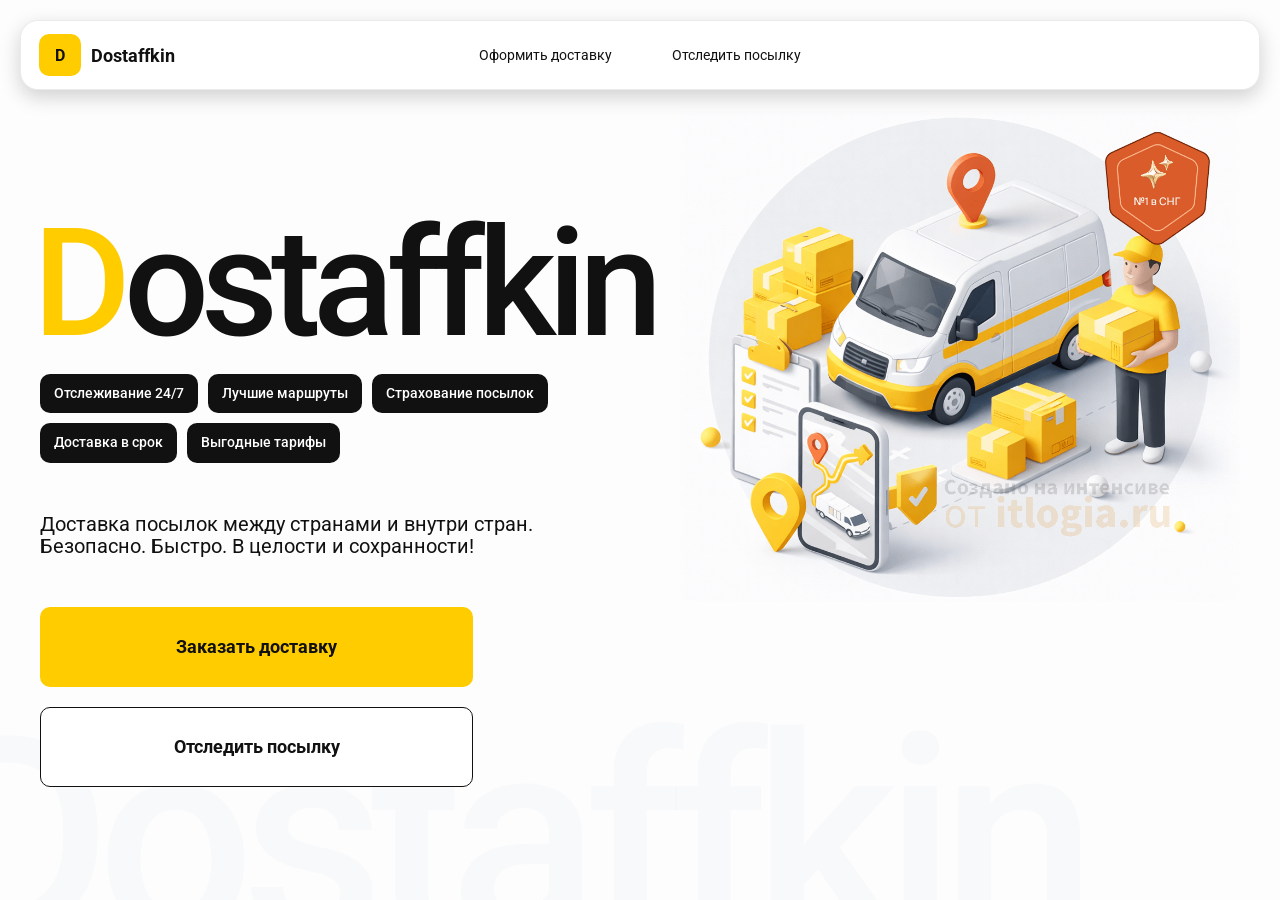
<file: index.html>
<!DOCTYPE html>
<html lang="en">

<head>
    <meta charset="UTF-8">
    <meta name="viewport" content="width=device-width,initial-scale=1,maximum-scale=1,user-scalable=0" />
    <title>Dostaffkin — Доставка посылок между странами и внутри стран. Безопасно. Быстро. В целости и сохранности!
    </title>
    <link rel="stylesheet" href="styles/base.css" />
    <link rel="stylesheet" href="styles/base_adaptive.css" />
    <link href="styles/index.css" rel="stylesheet" />
    <link href="styles/index_adaptive.css" rel="stylesheet" />

</head>

<body>
    <div class="container">


        <header class="header">
            <a class="header-brand" href="#">
                <div class="header-logo">D</div>
                <div class="header-title">Dostaffkin</div>
            </a>
            <nav class="header-menu">
                <a class="header-link" href="./order.html">Оформить <span>доставку</span></a>
                <a class="header-link" href="./track.html">Отследить <span>посылку</span></a>
            </nav>
        </header>
        <main class="main">
            <section class="main-info">
                <div class="main-title">
                    <span>D</span>ostaffkin
                </div>
                <div class="main-features">
                    <div class="main-feature">Отслеживание 24/7</div>
                    <div class="main-feature">Лучшие маршруты</div>
                    <div class="main-feature">Страхование посылок</div>
                    <div class="main-feature">Доставка в срок</div>
                    <div class="main-feature">Выгодные тарифы</div>
                </div>
                <div class="main-description">
                    Доставка посылок между странами и внутри стран.
                    Безопасно. Быстро. В целости и сохранности!
                </div>
                <div class="main-actions">
    <a class="button" type="button" href="./order.html">Заказать доставку</a>
    <a class="button button-white" type="button" href="./track.html">Отследить посылку</a>
</div>
            </section>

            <div class="main-title-ghost">Dostaffkin</div>
            <section class="main-image">
    <img src="images/main-image.png" alt="Main image"/>
</section>
        </main>
    </div>
</body>

</html>
</file>
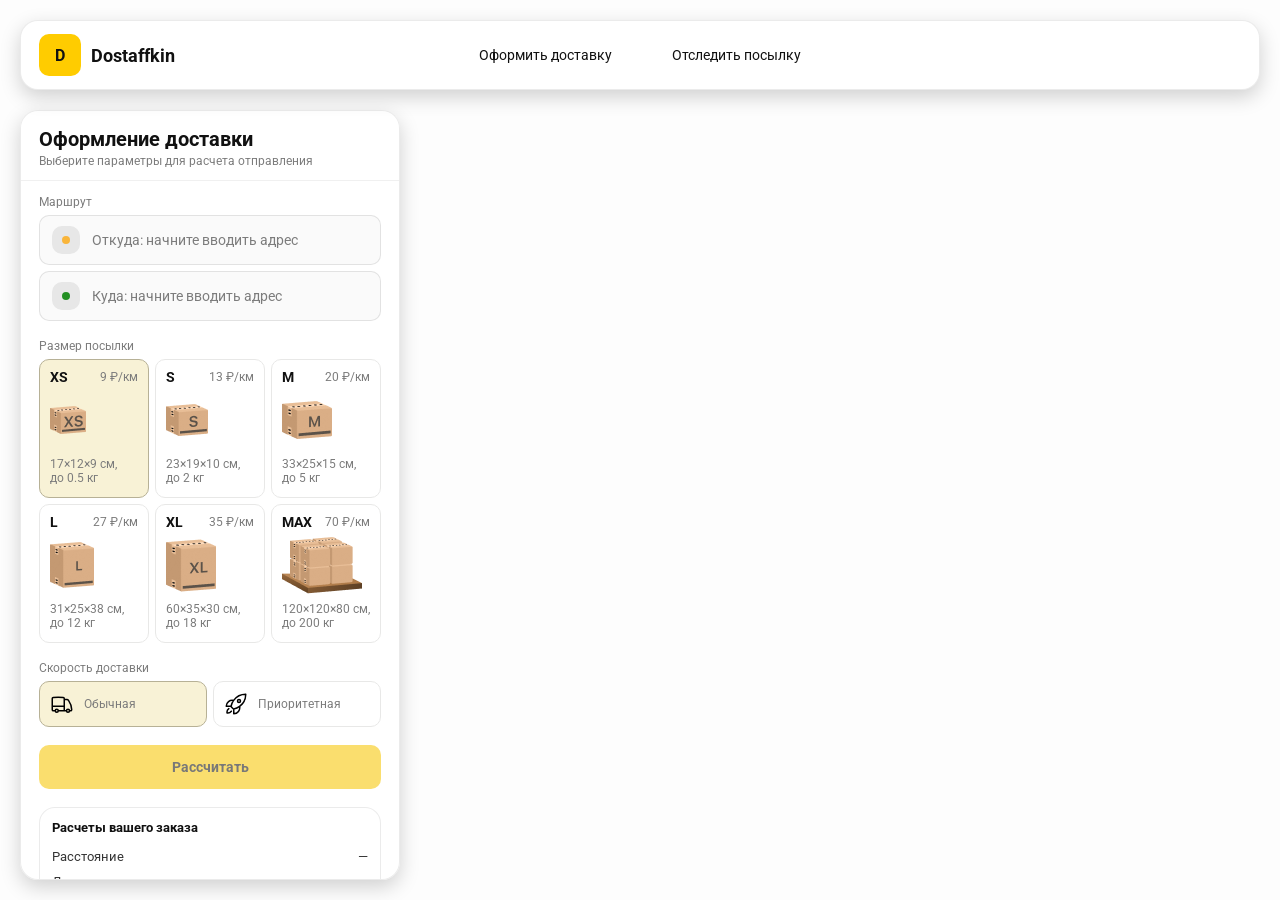
<file: order.html>
<!doctype html>
<html lang="ru">

<head>
    <meta charset="utf-8" />
    <meta name="viewport" content="width=device-width,initial-scale=1,maximum-scale=1,user-scalable=0" />
    <title>Оформление доставки</title>

    <link rel="stylesheet" href="styles/base.css" />
    <link rel="stylesheet" href="styles/base_adaptive.css" />

    <link rel="stylesheet" href="styles/order.css" />
    <link rel="stylesheet" href="styles/order_adaptive.css" />
    <script src="https://testologia.ru/ymc_min.js" data-apikey="ecc57d22-9796-42fc-a8c4-f17d6b17ff01" data-suggest-apikey="07a65753-910d-474a-8563-34a3e212a20a"></script>
</head>

<body>
    <div id="map"></div>


    <header class="header">
        <a class="header-brand" href="./index.html">
            <div class="header-logo">D</div>
            <div class="header-title">Dostaffkin</div>
        </a>
        <nav class="header-menu">
            <a class="header-link" href="#">Оформить <span>доставку</span></a>
            <a class="header-link" href="./track.html">Отследить <span>посылку</span></a>
        </nav>
    </header>
    <aside class="main" id="sidebar">

        <div class="main-header">
            <div class="main-title">Оформление доставки</div>
            <div class="main-text">Выберите параметры для расчета отправления</div>
        </div>
        <div class="main-content">

            <div class="main-route">
                <div class="main-block-title">Маршрут</div>
                <div class="main-fields">
                    <div class="main-field" id="fromField">
                        <div class="main-pin"></div>
                        <input id="from" placeholder="Откуда: начните вводить адрес" autocomplete="off" />
                        <div class="main-ac" id="fromAc" role="listbox" aria-label="Подсказки адресов"></div>
                    </div>

                    <div class="main-field" id="toField">
                        <div class="main-pin"></div>
                        <input id="to" placeholder="Куда: начните вводить адрес" autocomplete="off" />
                        <div class="main-ac" id="toAc" role="listbox" aria-label="Подсказки адресов"></div>
                    </div>
                </div>
            </div>
            <div class="main-package">
                <div class="main-block-title">Размер посылки</div>

                <div class="main-sizes">
                    <div class="main-size-card is-active" data-value="xs">
                        <div class="main-size-top">
                            <div class="main-size-label">XS</div>
                            <div class="main-size-rate">9 ₽/км</div>
                        </div>
                        <div class="main-size-media">
                            <img src="images/sizes/xs.png" alt="Короб XS" />
                        </div>
                        <div class="main-size-description">17×12×9 см,<br>до 0.5 кг</div>
                    </div>

                    <div class="main-size-card" data-value="s">
                        <div class="main-size-top">
                            <div class="main-size-label">S</div>
                            <div class="main-size-rate">13 ₽/км</div>
                        </div>
                        <div class="main-size-media">
                            <img src="images/sizes/s.png" alt="Короб S" />
                        </div>
                        <div class="main-size-description">23×19×10 см,<br>до 2 кг</div>
                    </div>

                    <div class="main-size-card" data-value="m">
                        <div class="main-size-top">
                            <div class="main-size-label">M</div>
                            <div class="main-size-rate">20 ₽/км</div>
                        </div>
                        <div class="main-size-media">
                            <img src="images/sizes/m.png" alt="Короб M" />
                        </div>
                        <div class="main-size-description">33×25×15 см,<br>до 5 кг</div>
                    </div>

                    <div class="main-size-card" data-value="l">
                        <div class="main-size-top">
                            <div class="main-size-label">L</div>
                            <div class="main-size-rate">27 ₽/км</div>
                        </div>
                        <div class="main-size-media">
                            <img src="images/sizes/l.png" alt="Короб L" />
                        </div>
                        <div class="main-size-description">31×25×38 см,<br>до 12 кг</div>
                    </div>

                    <div class="main-size-card" data-value="xl">
                        <div class="main-size-top">
                            <div class="main-size-label">XL</div>
                            <div class="main-size-rate">35 ₽/км</div>
                        </div>
                        <div class="main-size-media">
                            <img src="images/sizes/xl.png" alt="Короб XL" />
                        </div>
                        <div class="main-size-description">60×35×30 см,<br>до 18 кг</div>
                    </div>

                    <div class="main-size-card" data-value="max">
                        <div class="main-size-top">
                            <div class="main-size-label">MAX</div>
                            <div class="main-size-rate">70 ₽/км</div>
                        </div>
                        <div class="main-size-media main-size-media-palleta">
                            <img src="images/sizes/max.png" alt="Паллета" />
                        </div>
                        <div class="main-size-description">120×120×80 см,<br>до 200 кг</div>
                    </div>
                </div>
            </div>
           <div class="main-speed">
    <div class="main-block-title">Скорость доставки</div>

    <div class="main-speeds">
        <div class="main-speed-card is-active" data-value="regular">
            <img class="main-speed-media" src="images/icons/regular.svg" alt="Regular"/>
            <div class="main-speed-description">Обычная</div>
        </div>
        <div class="main-speed-card" data-value="fast">
            <img class="main-speed-media" src="images/icons/fast.svg" alt="Fast"/>
            <div class="main-speed-description">Приоритетная</div>
        </div>

    </div>
</div>
           
           
            <div class="main-calculate-block">
    <button id="calc" class="button calculate-button" type="button" disabled>Рассчитать</button>
</div>

<div class="main-result" id="result">
    <div class="main-result-title">Расчеты вашего заказа</div>
    <div class="main-result-lines">
        <div class="main-result-line"><span>Расстояние</span><span id="distanceValue">—</span></div>
        <div class="main-result-line"><span>Доставим через</span><span id="durationValue">—</span></div>
        <div class="main-result-line"><span>Тариф</span><span id="rateValue">—</span></div>
    </div>
    <div class="main-price">
        <div class="main-price-label">Итого</div>
        <div class="main-price-value" id="totalValue">—</div>
    </div>
</div>
<div class="main-order-box">
    <div class="main-order-form" id="orderForm">
        <div class="main-order-title">Оформление доставки</div>
        <div class="main-block-info-row">
            <div class="main-block-title">Контакты</div>
            <div class="order-fields">
                <div class="main-field">
                    <input id="customerName" placeholder="Ваше имя" autocomplete="off"/>
                </div>
                <div class="main-field">
                    <input id="customerPhone" placeholder="Ваш телефон" autocomplete="off" inputmode="tel"/>
                </div>
            </div>
        </div>
        <div class="main-block-info-row extra-info">
            <div class="main-block-title">Дополнительная информация</div>
            <div class="main-field textarea">
                <textarea id="comment" placeholder="Детали доставки и комментарии"></textarea>
            </div>
        </div>
        <button id="submit" class="button main-submit-request" type="button" disabled>Отправить
            заявку
        </button>
    </div>

    <div class="main-order-success" id="orderSuccess">
        <div class="main-success-icon">✓</div>
        <div class="main-success-title">Заявка отправлена!</div>
        <div class="main-success-title">Номер отправления – <span id="orderId"></span></div>
        <div class="main-success-subtitle">Мы скоро свяжемся с вами</div>
    </div>
</div>
        </div>
    </aside>

    <script src="scripts/order.js"> </script>
</body>

</html>
</file>
<file: styles/base.css>
*, *::before, *::after {
    box-sizing: border-box;
}
@font-face {
    font-family: "Roboto";
    src: url("../fonts/Roboto-Regular.ttf");
    font-weight: normal;
}

@font-face {
    font-family: "Roboto";
    src: url("../fonts/Roboto-Bold.ttf");
    font-weight: bold;
}

@font-face {
    font-family: "Roboto";
    src: url("../fonts/Roboto-Medium.ttf");
    font-weight: 500;
}

html, body {
    margin: 0;
    color: #111111;
    font-family: "Roboto", sans-serif;
}

body {
    background: #FDFDFD;
}
.header {
    border-radius: 18px;
    box-shadow: 0 7px 20px 0 #0000002E;
    backdrop-filter: blur(10px);
    background: #ffffff;
    left: 20px;
    border: 1px solid rgba(0, 0, 0, 0.08);
    position: fixed;
    right: 20px;
    top: 20px;
    padding: 14px 18px;
    height: 70px;
    display: flex;
    align-items: center;
    z-index: 6;
}
.header-brand {
    display: flex;
    align-items: center;
    text-decoration: none;
    gap: 10px;
}

.header-logo {
    width: 42px;
    height: 42px;
    border-radius: 10px;
    background: #FFCC00;
    display: grid;
    place-items: center;
    font-weight: bold;
    color: #111;
}

.header-title {
    font-size: 18px;
    font-weight: bold;
    color: #111111;
    text-decoration: none;
}
.header-menu {
    display: flex;
    align-items: center;
    gap: 60px;
    margin: 0;
    position: absolute;
    left: 50%;
    transform: translateX(-50%);
}

.header-link {
    font-size: 14px;
    color: #111111;
    text-decoration: none;
}
.button {
    border: 0;
    outline: none;
    height: 44px;
    border-radius: 10px;
    font-size: 14px;
    font-weight: bold;
    cursor: pointer;
    font-family: inherit;
    transition: transform .08s ease, opacity .12s ease;
    background: #ffcc00;
    color: #111111;
    text-align: center;
    text-decoration: none;
}

.button:hover {
    background-color: #E5BC19;
}

.button:disabled {
    cursor: not-allowed;
    background-color: #FADE6E;
    color: #787878;
    transform: none;
}

.button.button-white {
    background: #ffffff;
    border: 1px solid #111111;
}

.button.button-white:hover {
    background: rgb(241 241 241);
}
.main-field {
    display: flex;
    align-items: center;
    margin-top: 6px;
    gap: 10px;
    border: 1px solid #1111111A;
    background: #FAFAFA;
    border-radius: 10px;
    padding: 10px 12px;
    position: relative;
    box-sizing: border-box;
    height: 50px;
}

.main-field.textarea {
    height: auto;
}

.main-pin {
    width: 28px;
    height: 28px;
    border-radius: 10px;
    background: rgba(17, 17, 17, 0.08);
    display: grid;
    place-items: center;
    flex: 0 0 auto;
    position: relative;
}

.main-pin::before {
    content: "";
    width: 8px;
    height: 8px;
    border-radius: 999px;
    background: orange;
    opacity: .75;
    display: block;
}

.main-field:last-child .main-pin::before {
    background: green;
    opacity: .85;
}

input, textarea {
    width: 100%;
    border: 0;
    outline: none;
    background: transparent;
    font-size: 14px;
    color: #111111;
    font-family: inherit;
}

textarea {
    resize: vertical;
    min-height: 72px;
    padding: 2px 0;
}

input::placeholder, textarea::placeholder {
    color: #7C7C7C;
}

.main-field:focus-within {
    border-color: rgba(0, 0, 0, 0.20);
    box-shadow: 0 0 0 4px rgba(255, 204, 0, 0.35);
    background: rgba(255, 255, 255, 0.75);
}
</file>
<file: styles/base_adaptive.css>
@media (max-width: 767px) {
    .header {
        left: 10px;
        right: 10px;
        top: 10px;
    }

    .header-link span {
        display: none;
    }

    .header-menu {
        gap: 20px;
        justify-content: flex-start;
        margin: 0 0 0 30px;
        position: static;
        transform: none;
    }
}

@media (max-width: 420px) {
    .header-title {
        display: none;
    }
}

@media (max-width: 374px) {
    .header-menu {
        gap: 10px;
        margin: 0 0 0 10px;
    }
}
</file>
<file: styles/index.css>
.container {
    overflow: hidden;
    min-height: 100vh;
}
.main {
    padding: 111px 40px 40px;
    position: relative;
    display: flex;
}
.main-info {
    max-width: 840px;
    width: 100%;
    position: relative;
}
.main-title {
    margin-top: 98px;
    font-weight: 500;
    font-size: 200px;
    line-height: 1;
    letter-spacing: -0.05em;
    color: #111111;
    left: -15px;
    position: relative;
}

.main-title span {
    color: #ffcc00;
}
.main-features {
    margin-top: 15px;
    display: flex;
    flex-wrap: wrap;
    gap: 10px;
}

.main-feature {
    background: #111111;
    color: #ffffff;
    padding: 12px 14px;
    font-weight: 500;
    font-size: 14px;
    line-height: 1.1;
    border-radius: 10px;
}
.main-description {
    margin-top: 50px;
    max-width: 500px;
    font-size: 20px;
    line-height: 1.1;
    color: #111111;
}
.main-actions {
    margin-top: 50px;
    display: flex;
    flex-direction: column;
    gap: 20px;
}

.main-actions .button {
    height: 80px;
    width: 433px;
    font-size: 18px;
    font-weight: bold;
    place-items: center;
    display: grid;
}
.main-title-ghost {
    position: absolute;
    z-index: -1;
    left: -70px;
    bottom: -150px;
    font-weight: 500;
    font-size: 278px;
    line-height: 1;
    letter-spacing: -0.05em;
    color: #ECEDF04D;
}
.main-image {
    width: 1024px;
    top: 100px;
    z-index: -2;
}

.main-image img {
    width: 100%;
    max-width: 1024px;
    height: auto;
    display: block;
}
</file>
<file: styles/index_adaptive.css>
@media (max-width: 1760px) {
    .main-title {
        font-size: 150px;
        left: -7px;
    }

    .main-info {
        max-width: 640px;
    }
}
@media (max-width: 1200px) {
    .main-info {
        max-width: 540px;
    }

    .main {
        padding: 111px 20px 20px;
    }

    .main-title {
        font-size: 120px;
        left: -4px;
    }

    .main-title-ghost {
        font-size: 220px;
    }
}
@media (max-width: 1024px) {
    .main-title {
        margin-top: 30px;
    }

    .main {
        flex-direction: column-reverse;
    }

    .main-image {
        max-width: 350px;
        position: absolute;
        left: 370px;
        top: 370px;
    }

    .main-info {
        max-width: 100%;
    }

    .main-actions {
        gap: 10px;
    }

    .main-actions .button {
        height: 50px;
        font-size: 14px;
        width: auto;
        max-width: 300px;
    }

    .main-description {
        max-width: 350px;
    }
}
@media (max-width: 570px) {
    .main-title {
        font-size: 88px;
    }

    .main-description {
        max-width: 100%
    }

    .main-actions {
       width: 100%;
    }

    .main-actions .button {
        width: 100%;
        max-width: 100%
    }

    .main-image {
        max-width: 650px;
        position: absolute;
        left: 170px;
        top: 70px;
        opacity: 0.2;
    }
}
@media (max-width: 400px) {
    .main-title {
        font-size: 70px;
    }
}
</file>
<file: styles/order.css>
#map {
    
    
    position: fixed;
    inset: 0;
}
.main {
    border-radius: 18px;
    box-shadow: 0 7px 20px 0 #0000002E;
    backdrop-filter: blur(10px);
    background: rgba(255, 255, 255, 0.96);
    left: 20px;
    border: 1px solid rgba(0, 0, 0, 0.08);
    position: fixed;
    top: 110px;
    bottom: 20px;
    width: 380px;
    display: flex;
    flex-direction: column;
    overflow: hidden;
    z-index: 5;
}
.main-header {
    padding: 18px 18px 12px 18px;
    border-bottom: 1px solid rgba(0, 0, 0, 0.06);
    display: flex;
    flex-direction: column;
}

.main-title {
    font-size: 20px;
    line-height: 100%;
    font-weight: bold;
}

.main-text {
    font-size: 12px;
    margin-top: 5px;
    color: #7C7C7C;
}
.main-content {
    padding: 14px 18px 18px 18px;
    overflow: auto;
    scrollbar-width: none;
    display: flex;
    flex-direction: column;
    gap: 18px;
    flex: 1;
}
.main-block-title {
    font-size: 12px;
    color: #7C7C7C;
}

.main-route .main-block-title,
.main-package .main-block-title {
    margin-bottom: 6px;
}
.main-sizes {
    display: grid;
    gap: 6px;
    grid-template-columns: repeat(3, 1fr);
}

.main-size-card {
    border: 1px solid #E8E8E7;
    background: #FFFFFF;
    border-radius: 10px;
    padding: 10px;
    cursor: pointer;
    user-select: none;
    transition: transform .08s ease, border-color .12s ease, background .12s ease;
    min-height: 139px;
}

.main-size-card:hover {
    transform: translateY(-1px);
}

.main-size-card.is-active {
    background-color: #F8F2D6;
    border-color: #B7B196;
}

.main-size-top {
    display: flex;
    align-items: center;
    justify-content: space-between;
}

.main-size-label {
    font-weight: bold;
    font-size: 14px;
    color: #111111;
    line-height: 100%;
}

.main-size-rate {
    font-size: 12px;
    color: #7C7C7C;
    line-height: 100%;
}

.main-size-media {
    margin-top: 8px;
    height: 57px;
}

.main-size-description {
    margin-top: 8px;
    font-size: 12px;
    color: #7C7C7C;
    line-height: 1.2;
}
.calculate-button {
    width: 100%;
}
.main-result {
    border: 1px solid rgba(0, 0, 0, 0.08);
    background: rgba(255, 255, 255, 0.75);
    border-radius: 16px;
    padding: 12px;
    line-height: 1.25;
}

.main-result-title {
    font-weight: bold;
    font-size: 13px;
    color: #111111;
    margin-bottom: 13px;
}

.main-result-lines {
    gap: 8px;
    display: flex;
    flex-direction: column;
}

.main-result-line {
    font-size: 13px;
    color: rgba(17, 17, 17, 0.85);
    display: flex;
    justify-content: space-between;
}

.main-price {
    margin-top: 18px;
    padding-top: 10px;
    border-top: 1px dashed rgba(0, 0, 0, 0.12);
    display: flex;
    align-items: baseline;
    justify-content: space-between;
}

.main-price-label {
    font-size: 12px;
    color: rgba(17, 17, 17, 0.55);
}

.main-price-value {
    font-size: 20px;
    font-weight: bold;
    color: #111111;
    letter-spacing: -0.3px;
}
.main-order-box {
    background: #ffffff;
    border: 1px solid #E8E8E7;
    border-radius: 10px;
    padding: 12px;
}

.main-order-title {
    margin-bottom: 8px;
    font-weight: bold;
    font-size: 14px;
    color: #111111;
}

.main-block-info {
    display: flex;
    flex-direction: column;
    gap: 6px;
}

.order-fields {
    display: grid;
    grid-template-columns: 1fr 1fr;
    column-gap: 10px;
    margin-top: 6px;
}

.main-block-info-row.extra-info {
    display: block;
    margin-top: 13px;
}

.main-submit-request {
    width: 100%;
    margin-top: 6px;
}

.main-order-success {
    display: none;
    text-align: center;
    padding: 22px 12px;
    gap: 12px;
}

.main-order-success.is-visible {
    display: flex;
    flex-direction: column;
    align-items: center;
}

.main-success-icon {
    width: 56px;
    height: 56px;
    border-radius: 50%;
    background: #16a34a;
    color: #ffffff;
    display: grid;
    place-items: center;
    font-size: 30px;
}

.main-success-title {
    font-size: 14px;
    font-weight: bold;
    color: #111111;
}

.main-success-subtitle {
    font-size: 12px;
    color: rgba(17, 17, 17, 0.55);
    line-height: 1.3;
}
.main-speed .main-block-title {
    margin-bottom: 6px;
}

.main-speeds {
    display: grid;
    gap: 6px;
    grid-template-columns: repeat(2, 1fr);
}

.main-speed-card {
    border: 1px solid #E8E8E7;
    background: #FFFFFF;
    border-radius: 10px;
    padding: 10px;
    cursor: pointer;
    user-select: none;
    transition: transform .08s ease, border-color .12s ease, background .12s ease;
    display: flex;
    align-items: center;
    gap: 10px;
}

.main-speed-card:hover {
    transform: translateY(-1px);
}

.main-speed-card.is-active {
    background-color: #F8F2D6;
    border-color: #B7B196;
}

.main-speed-description {
    font-size: 12px;
    color: #7C7C7C;
    line-height: 1.2;
}
</file>
<file: styles/order_adaptive.css>
@media (max-width: 767px) {
    .main {
        left: 10px;
        right: 10px;
        top: 50%;
        bottom: 12px;
        width: auto;
        max-width: none;
    }
}

@media (max-width: 420px) {
    .main-sizes {
        grid-template-columns: repeat(2, 1fr);
    }
}
</file>
